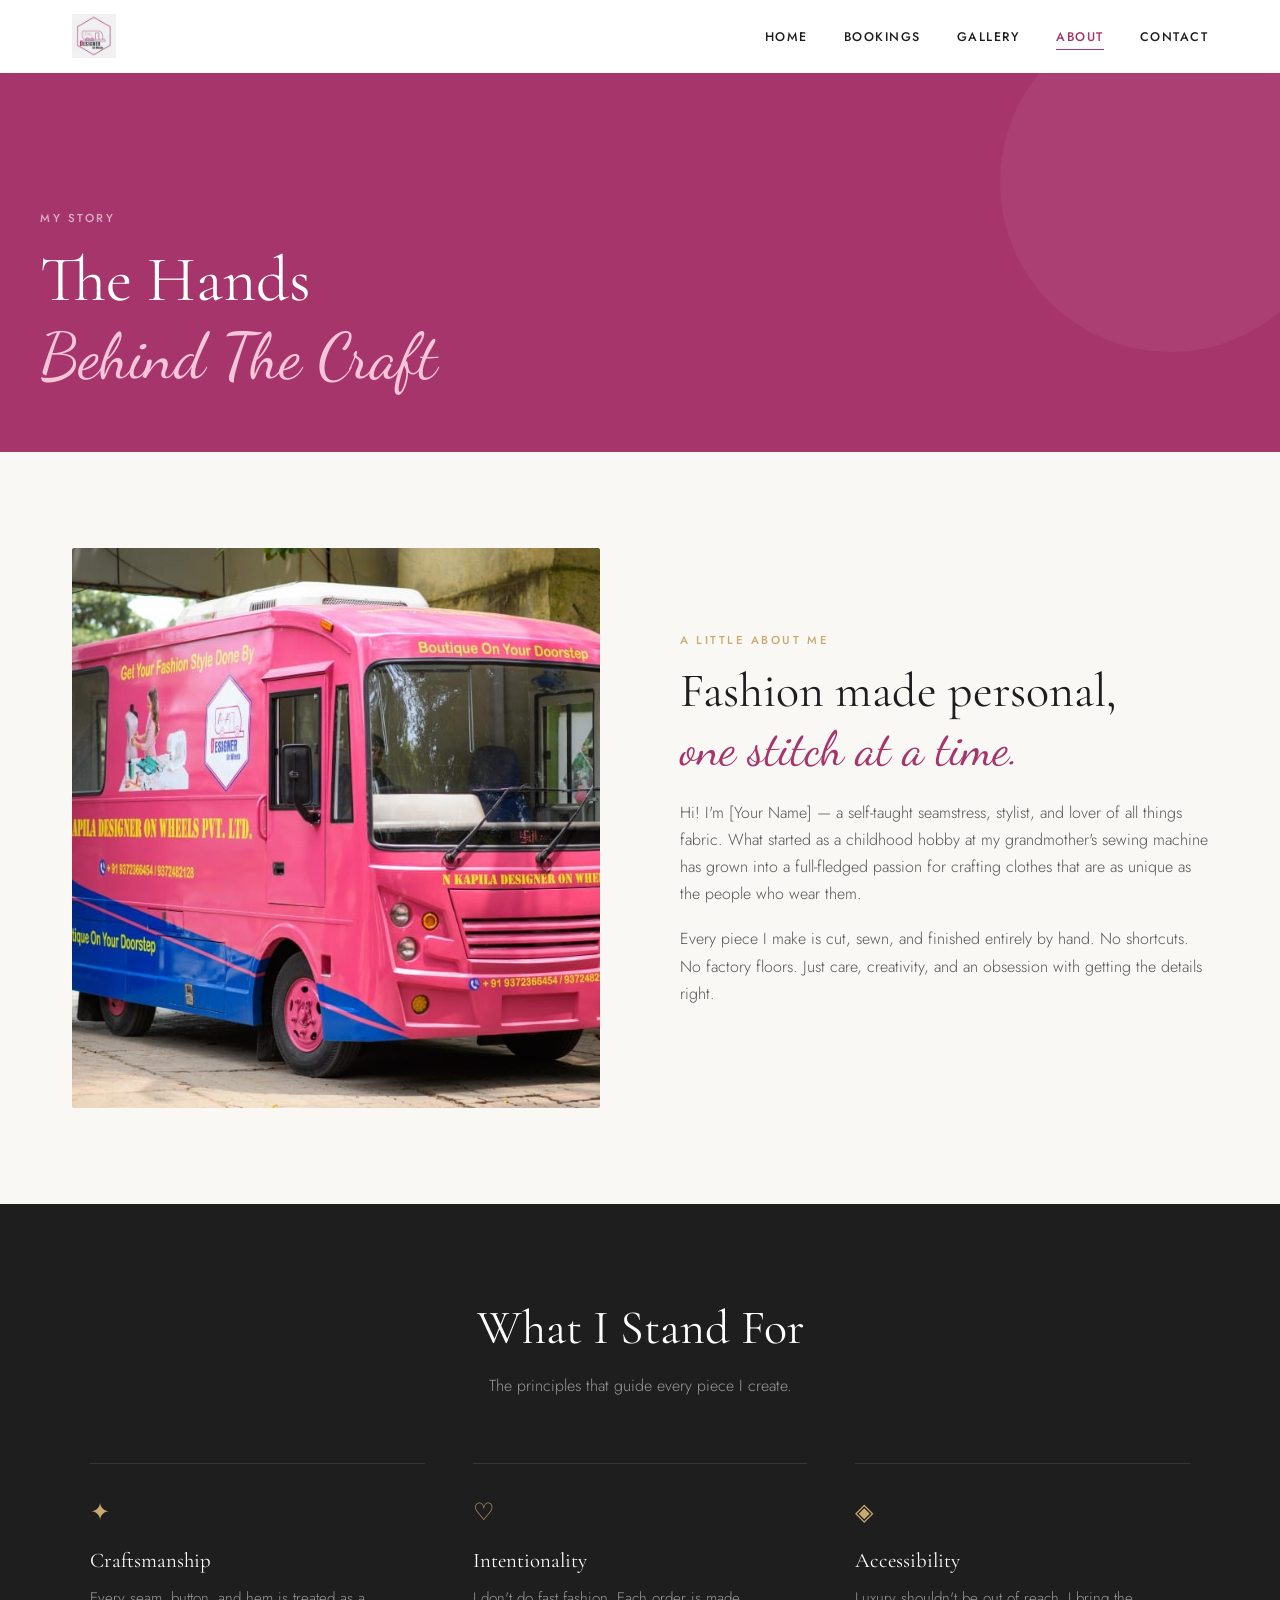
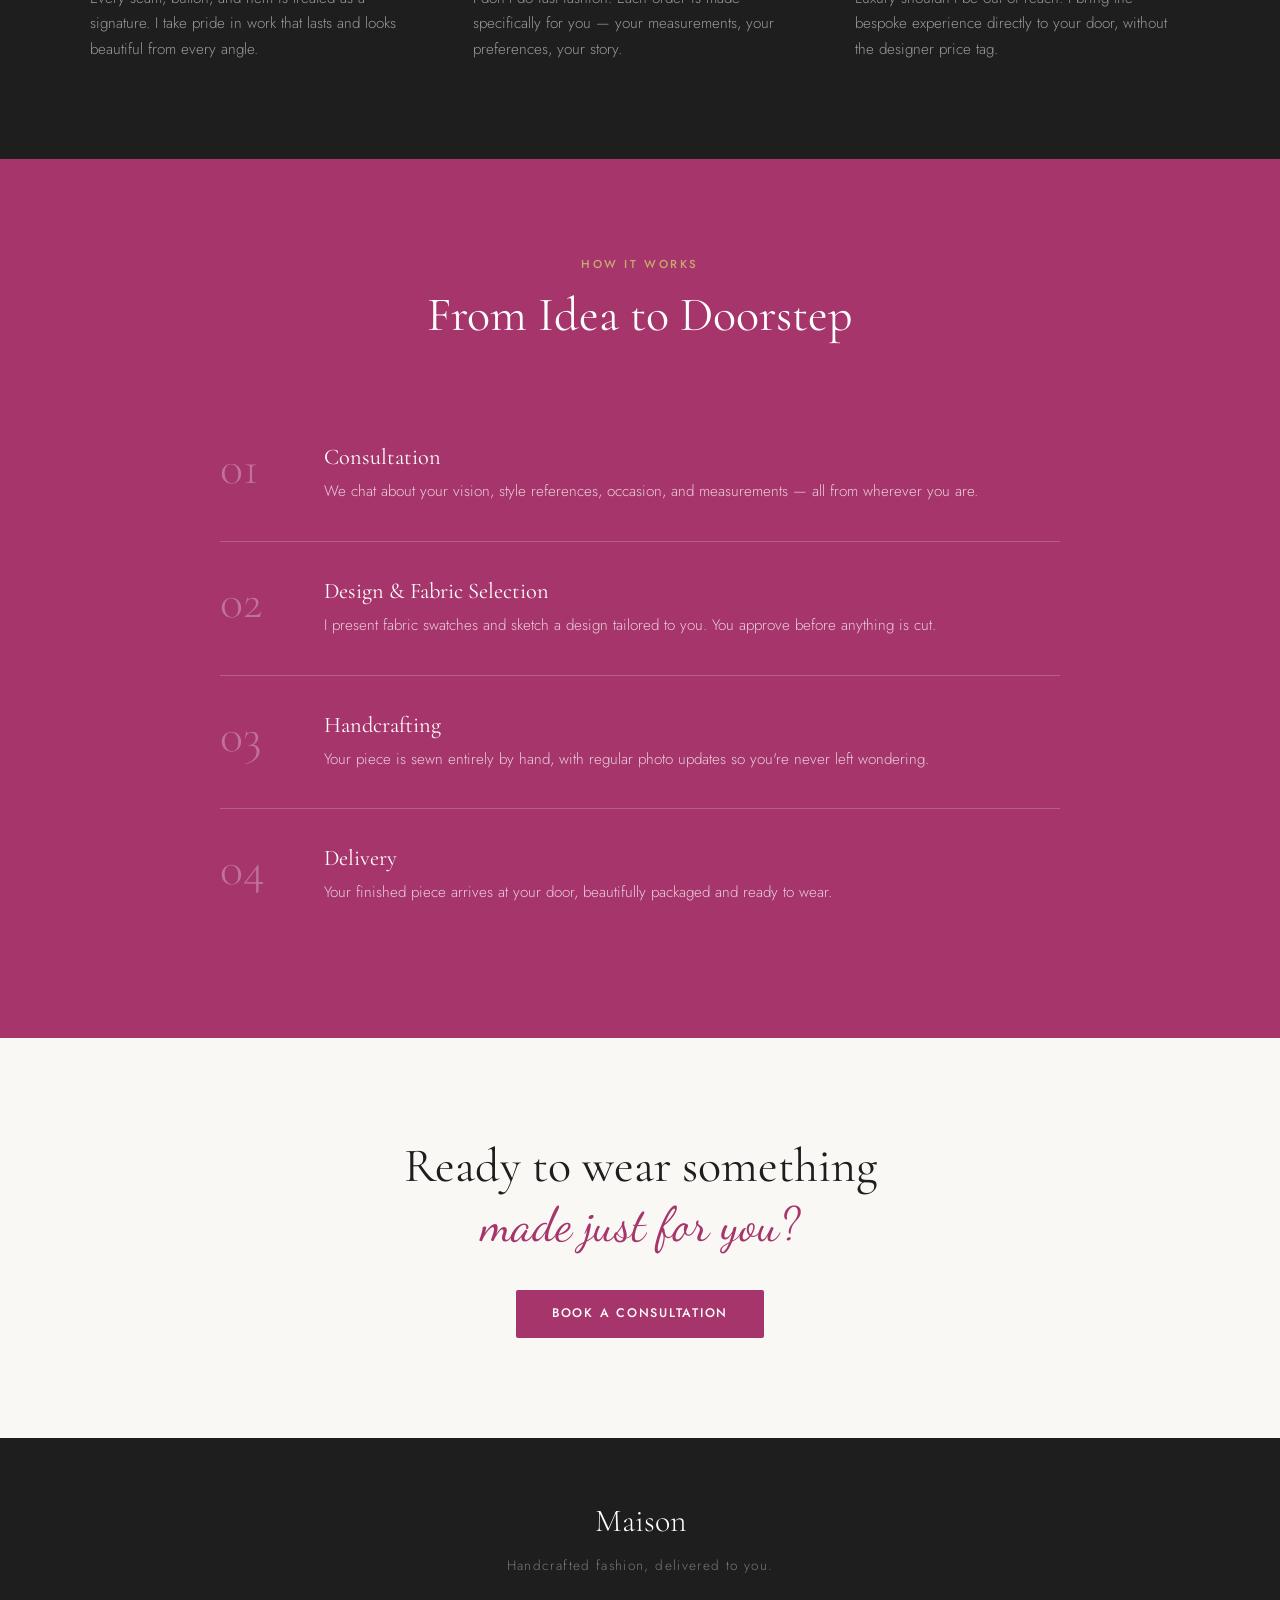
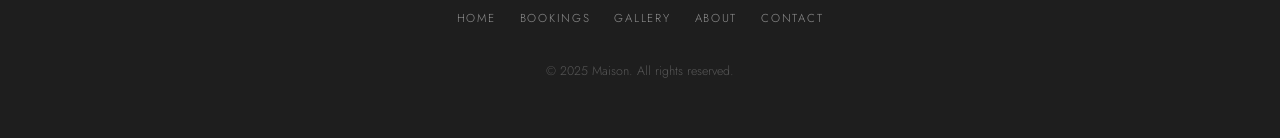
<file: about.html>
<!DOCTYPE html>
<html lang="en">
<head>
  <meta charset="UTF-8" />
  <meta name="viewport" content="width=device-width, initial-scale=1.0" />
  <title>About — Maison</title>
  <link rel="preconnect" href="https://fonts.googleapis.com" />
  <link rel="preconnect" href="https://fonts.gstatic.com" crossorigin />
  <link href="https://fonts.googleapis.com/css2?family=Cormorant+Garamond:ital,wght@0,300;0,400;0,600;1,300;1,400&family=Dancing+Script:wght@600&family=Jost:wght@300;400;500&display=swap" rel="stylesheet" />
  <link rel="stylesheet" href="style.css" />
</head>
<body>

  <!-- Header -->
  <header id="site-header">
    <div class="header-container">
      <div class="logo">
        <a href="index.html"><img src="images/website_logo_resized.jpg" alt="Logo" /></a>
      </div>
      <nav>
        <ul class="nav-links">
          <li><a href="index.html">Home</a></li>
          <li class="dropdown">
            <a href="#">Bookings</a>
            <div class="dropdown-content">
              <a href="#">Personal Classes</a>
              <a href="#">Group Classes</a>
            </div>
          </li>
          <li class="dropdown">
            <a href="#">Gallery</a>
            <div class="dropdown-content">
              <a href="#">Private Events</a>
              <a href="#">Social Events</a>
              <a href="#">Corporate Events</a>
            </div>
          </li>
          <li><a href="about.html" class="active">About</a></li>
          <li><a href="#">Contact</a></li>
        </ul>
      </nav>
    </div>
  </header>

  <!-- About Hero -->
  <section class="page-hero">
    <div class="page-hero-content">
      <span class="eyebrow">My Story</span>
      <h1>The Hands<br /><em>Behind The Craft</em></h1>
    </div>
  </section>

  <!-- Intro -->
  <section class="about-intro">
    <div class="about-intro-inner">
      <div class="about-intro-img">
        <img src="images/Bus.jpeg" alt="Portrait" />
        <div class="about-intro-img-accent"></div>
      </div>
      <div class="about-intro-text">
        <span class="eyebrow">A little about me</span>
        <h2>Fashion made personal,<br /><em>one stitch at a time.</em></h2>
        <p>Hi! I'm [Your Name] — a self-taught seamstress, stylist, and lover of all things fabric. What started as a childhood hobby at my grandmother's sewing machine has grown into a full-fledged passion for crafting clothes that are as unique as the people who wear them.</p>
        <p>Every piece I make is cut, sewn, and finished entirely by hand. No shortcuts. No factory floors. Just care, creativity, and an obsession with getting the details right.</p>
      </div>
    </div>
  </section>

  <!-- Values / Pillars -->
  <section class="values-section">
    <div class="section-header">
      <h2>What I Stand For</h2>
      <p>The principles that guide every piece I create.</p>
    </div>
    <div class="values-grid">
      <div class="value-card">
        <span class="value-icon">✦</span>
        <h3>Craftsmanship</h3>
        <p>Every seam, button, and hem is treated as a signature. I take pride in work that lasts and looks beautiful from every angle.</p>
      </div>
      <div class="value-card">
        <span class="value-icon">♡</span>
        <h3>Intentionality</h3>
        <p>I don't do fast fashion. Each order is made specifically for you — your measurements, your preferences, your story.</p>
      </div>
      <div class="value-card">
        <span class="value-icon">◈</span>
        <h3>Accessibility</h3>
        <p>Luxury shouldn't be out of reach. I bring the bespoke experience directly to your door, without the designer price tag.</p>
      </div>
    </div>
  </section>

  <!-- Process / Timeline -->
  <section class="process-section">
    <div class="section-header light">
      <span class="eyebrow">How It Works</span>
      <h2>From Idea to Doorstep</h2>
    </div>
    <div class="process-steps">
      <div class="process-step">
        <div class="step-number">01</div>
        <div class="step-text">
          <h3>Consultation</h3>
          <p>We chat about your vision, style references, occasion, and measurements — all from wherever you are.</p>
        </div>
      </div>
      <div class="process-step">
        <div class="step-number">02</div>
        <div class="step-text">
          <h3>Design & Fabric Selection</h3>
          <p>I present fabric swatches and sketch a design tailored to you. You approve before anything is cut.</p>
        </div>
      </div>
      <div class="process-step">
        <div class="step-number">03</div>
        <div class="step-text">
          <h3>Handcrafting</h3>
          <p>Your piece is sewn entirely by hand, with regular photo updates so you're never left wondering.</p>
        </div>
      </div>
      <div class="process-step">
        <div class="step-number">04</div>
        <div class="step-text">
          <h3>Delivery</h3>
          <p>Your finished piece arrives at your door, beautifully packaged and ready to wear.</p>
        </div>
      </div>
    </div>
  </section>

  <!-- CTA -->
  <section class="about-cta">
    <h2>Ready to wear something<br /><em>made just for you?</em></h2>
    <a href="#" class="btn-primary">Book a Consultation</a>
  </section>

  <!-- Footer -->
  <footer>
    <div class="footer-inner">
      <p class="footer-brand">Maison</p>
      <p class="footer-tagline">Handcrafted fashion, delivered to you.</p>
      <nav class="footer-nav">
        <a href="index.html">Home</a>
        <a href="#">Bookings</a>
        <a href="#">Gallery</a>
        <a href="about.html">About</a>
        <a href="#">Contact</a>
      </nav>
      <p class="footer-copy">&copy; 2025 Maison. All rights reserved.</p>
    </div>
  </footer>

  <script>
    window.addEventListener('scroll', () => {
      document.getElementById('site-header').classList.toggle('scrolled', window.scrollY > 60);
    });
  </script>
</body>
</html>
</file>
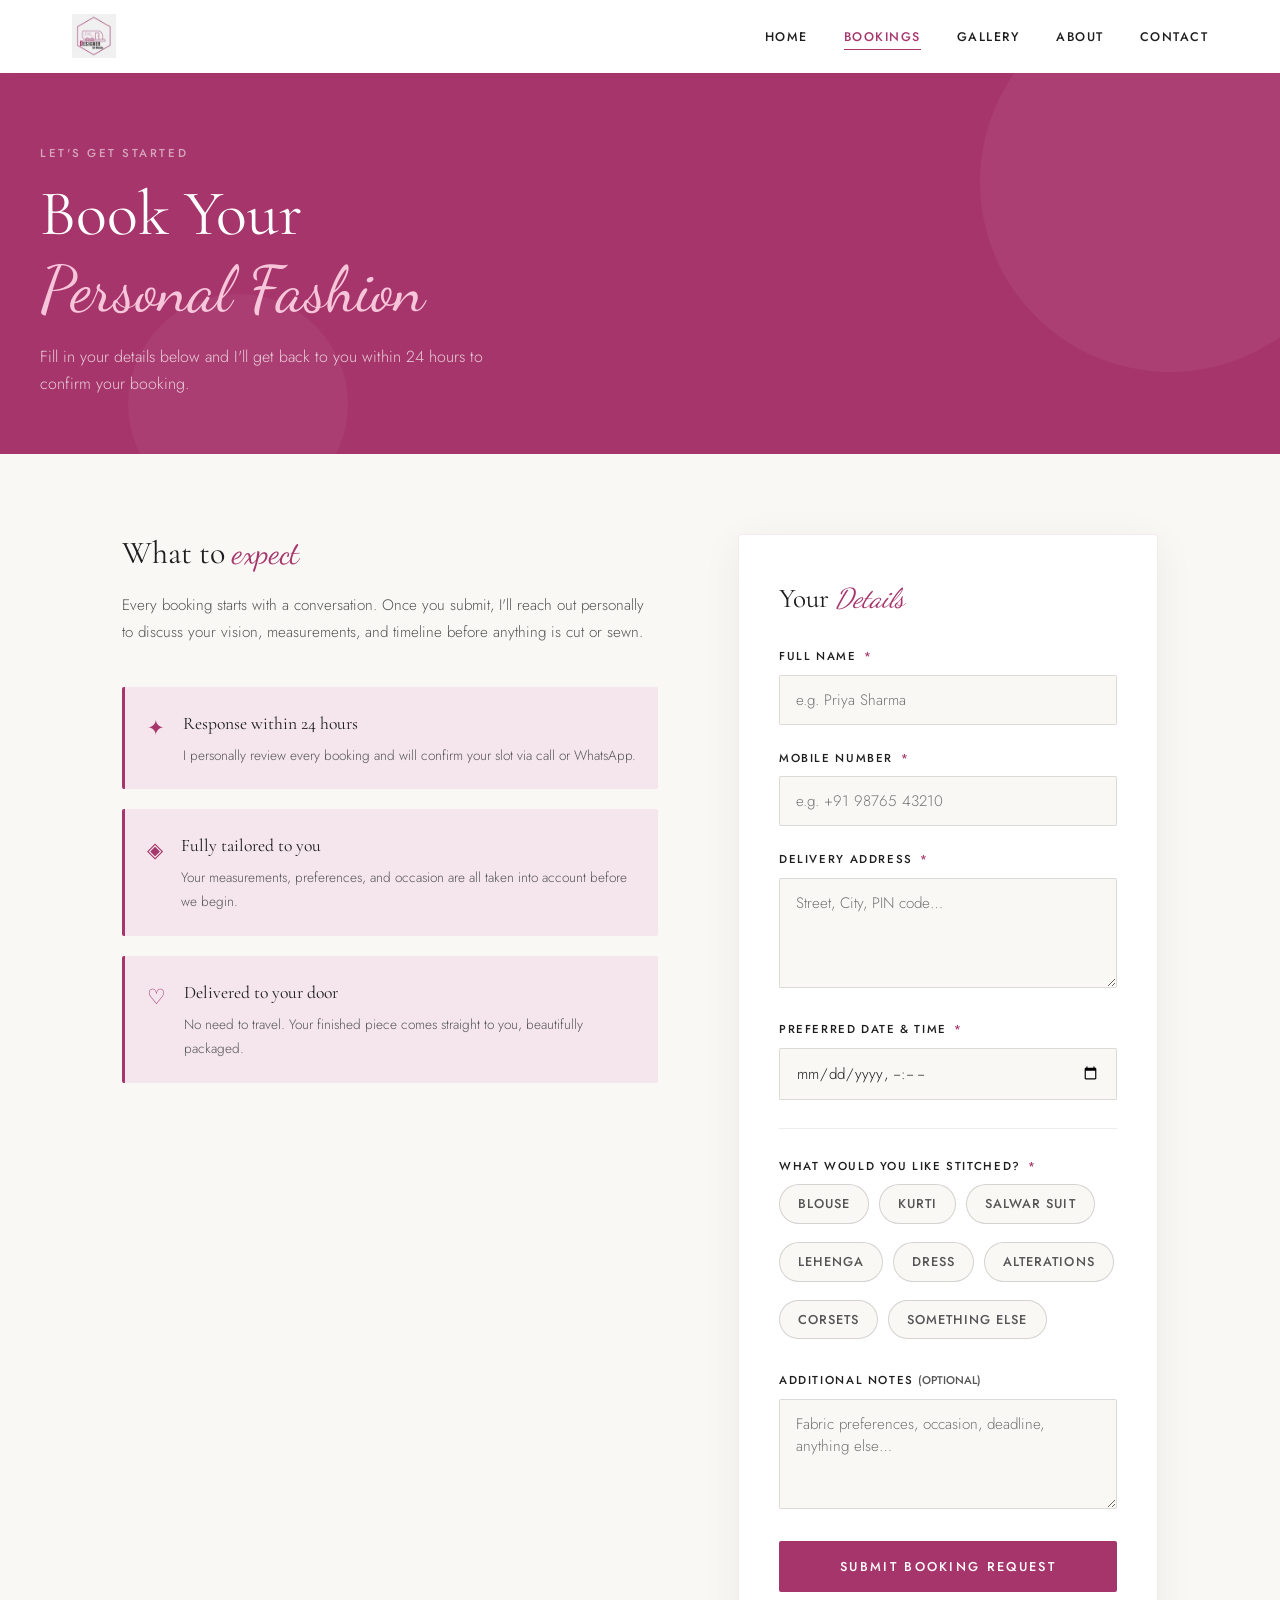
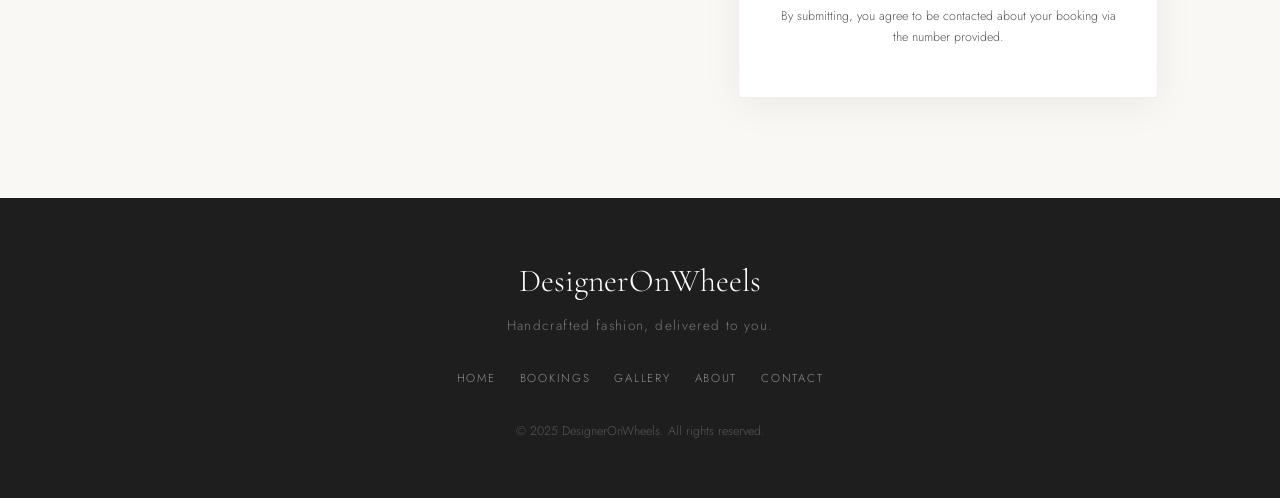
<file: bookings.html>
<!DOCTYPE html>
<html lang="en">
<head>
  <meta charset="UTF-8" />
  <meta name="viewport" content="width=device-width, initial-scale=1.0" />
  <title>Book a Session — On Wheels</title>
  <link rel="preconnect" href="https://fonts.googleapis.com" />
  <link rel="preconnect" href="https://fonts.gstatic.com" crossorigin />
  <link href="https://fonts.googleapis.com/css2?family=Cormorant+Garamond:ital,wght@0,300;0,400;0,600;1,300;1,400&family=Dancing+Script:wght@600&family=Jost:wght@300;400;500&display=swap" rel="stylesheet" />
  <link rel="stylesheet" href="style.css" />
  <style>
    /* ── Page hero ── */
    .booking-hero {
      background: var(--rose);
      margin-top: var(--header-h);
      padding: 72px 32px 56px;
      position: relative;
      overflow: hidden;
    }
    .booking-hero::before {
      content: '';
      position: absolute;
      top: -80px; right: -80px;
      width: 380px; height: 380px;
      border-radius: 50%;
      background: rgba(255,255,255,0.05);
      pointer-events: none;
    }
    .booking-hero::after {
      content: '';
      position: absolute;
      bottom: -60px; left: 10%;
      width: 220px; height: 220px;
      border-radius: 50%;
      background: rgba(255,255,255,0.04);
      pointer-events: none;
    }
    .booking-hero-inner {
      max-width: 1200px;
      margin: 0 auto;
      color: #fff;
    }
    .booking-hero-inner .eyebrow { color: rgba(255,255,255,0.55); }
    .booking-hero-inner h1 { color: #fff; }
    .booking-hero-inner h1 em { color: #f7c5da; }
    .booking-hero-inner p {
      color: rgba(255,255,255,0.75);
      font-size: 1rem;
      max-width: 480px;
      margin-top: 14px;
    }

    /* ── Layout ── */
    .booking-layout {
      max-width: 1100px;
      margin: 0 auto;
      padding: 80px 32px 100px;
      display: grid;
      grid-template-columns: 1fr 420px;
      gap: 80px;
      align-items: start;
    }

    /* ── Sidebar info ── */
    .booking-sidebar {
      position: sticky;
      top: calc(var(--header-h) + 32px);
    }
    .booking-sidebar h2 {
      font-size: 2rem;
      margin-bottom: 20px;
      color: var(--charcoal);
    }
    .booking-sidebar p {
      color: var(--mid);
      font-size: 0.95rem;
      margin-bottom: 40px;
      line-height: 1.8;
    }
    .info-cards { display: flex; flex-direction: column; gap: 20px; }
    .info-card {
      display: flex;
      gap: 18px;
      align-items: flex-start;
      padding: 22px;
      background: var(--rose-light);
      border-radius: 2px;
      border-left: 3px solid var(--rose);
    }
    .info-card-icon {
      font-size: 1.3rem;
      color: var(--rose);
      flex-shrink: 0;
      margin-top: 2px;
    }
    .info-card-text h4 {
      font-family: var(--font-display);
      font-size: 1.1rem;
      font-weight: 400;
      color: var(--charcoal);
      margin-bottom: 4px;
    }
    .info-card-text p {
      font-size: 0.85rem;
      color: var(--mid);
      margin: 0;
    }

    /* ── Form card ── */
    .booking-form-wrap {
      background: #fff;
      border: 1px solid rgba(166,53,107,0.1);
      border-radius: 4px;
      padding: 48px 40px;
      box-shadow: 0 8px 40px rgba(0,0,0,0.06);
    }
    .booking-form-wrap h3 {
      font-family: var(--font-display);
      font-size: 1.7rem;
      font-weight: 400;
      color: var(--charcoal);
      margin-bottom: 32px;
    }
    .booking-form-wrap h3 em { font-style: italic; color: var(--rose); }

    /* ── Form fields ── */
    .form-group {
      margin-bottom: 24px;
    }
    .form-group label {
      display: block;
      font-size: 0.72rem;
      font-weight: 500;
      letter-spacing: 0.14em;
      text-transform: uppercase;
      color: var(--charcoal);
      margin-bottom: 8px;
    }
    .form-group label .required {
      color: var(--rose);
      margin-left: 3px;
    }
    .form-group input,
    .form-group textarea,
    .form-group select {
      width: 100%;
      padding: 13px 16px;
      border: 1px solid rgba(0,0,0,0.12);
      border-radius: 2px;
      font-family: var(--font-body);
      font-size: 0.95rem;
      font-weight: 300;
      color: var(--charcoal);
      background: var(--cream);
      transition: border-color 0.25s, box-shadow 0.25s;
      outline: none;
      appearance: none;
      -webkit-appearance: none;
    }
    .form-group input:focus,
    .form-group textarea:focus,
    .form-group select:focus {
      border-color: var(--rose);
      box-shadow: 0 0 0 3px rgba(166,53,107,0.08);
      background: #fff;
    }
    .form-group textarea {
      resize: vertical;
      min-height: 110px;
    }
    .form-group input[type="datetime-local"] {
      color: var(--charcoal);
    }

    /* Stitch options as pills */
    .stitch-options {
      display: flex;
      flex-wrap: wrap;
      gap: 10px;
      margin-bottom: 8px;
    }
    .stitch-pill {
      display: none;
    }
    .stitch-pill + label {
      display: inline-block;
      padding: 8px 18px;
      border: 1px solid rgba(0,0,0,0.15);
      border-radius: 999px;
      font-size: 0.8rem;
      letter-spacing: 0.08em;
      cursor: pointer;
      transition: all 0.2s;
      color: var(--mid);
      background: var(--cream);
      user-select: none;
    }
    .stitch-pill:checked + label {
      background: var(--rose);
      border-color: var(--rose);
      color: #fff;
    }
    .stitch-pill + label:hover {
      border-color: var(--rose);
      color: var(--rose);
    }
    .stitch-pill:checked + label:hover {
      color: #fff;
    }

    .form-divider {
      border: none;
      border-top: 1px solid rgba(0,0,0,0.07);
      margin: 28px 0;
    }

    /* Submit button */
    .btn-submit {
      width: 100%;
      padding: 16px;
      background: var(--rose);
      color: #fff;
      font-family: var(--font-body);
      font-size: 0.8rem;
      font-weight: 500;
      letter-spacing: 0.18em;
      text-transform: uppercase;
      border: none;
      border-radius: 2px;
      cursor: pointer;
      transition: background 0.25s, transform 0.2s;
      position: relative;
      overflow: hidden;
    }
    .btn-submit:hover { background: var(--rose-dark); transform: translateY(-2px); }
    .btn-submit:disabled { background: #ccc; cursor: not-allowed; transform: none; }
    .btn-submit .btn-loading { display: none; }
    .btn-submit.loading .btn-text { display: none; }
    .btn-submit.loading .btn-loading { display: inline; }

    .form-note {
      font-size: 0.78rem;
      color: var(--mid);
      text-align: center;
      margin-top: 14px;
    }

    /* ── Success state ── */
    .success-message {
      display: none;
      text-align: center;
      padding: 48px 24px;
      animation: fadeUp 0.5s ease both;
    }
    .success-icon {
      font-size: 3rem;
      margin-bottom: 20px;
      display: block;
    }
    .success-message h3 {
      font-family: var(--font-display);
      font-size: 2rem;
      color: var(--charcoal);
      margin-bottom: 12px;
    }
    .success-message p {
      color: var(--mid);
      font-size: 0.95rem;
      margin-bottom: 32px;
    }

    /* ── Error message ── */
    .error-banner {
      display: none;
      background: #fef0f4;
      border: 1px solid rgba(166,53,107,0.3);
      border-radius: 2px;
      padding: 14px 18px;
      font-size: 0.85rem;
      color: var(--rose-dark);
      margin-bottom: 24px;
    }

    /* ── Responsive ── */
    @media (max-width: 900px) {
      .booking-layout {
        grid-template-columns: 1fr;
        gap: 48px;
        padding: 56px 24px 72px;
      }
      .booking-sidebar { position: static; }
      .booking-form-wrap { padding: 36px 24px; }
    }
  </style>
</head>
<body>

  <!-- Header -->
  <header id="site-header">
    <div class="header-container">
      <div class="logo">
        <a href="index.html"><img src="images/website_logo_resized.jpg" alt="Logo" /></a>
      </div>
      <nav>
        <ul class="nav-links">
          <li><a href="index.html">Home</a></li>
          <li class="dropdown">
            <a href="bookings.html" class="active">Bookings</a>
            <!--<div class="dropdown-content">
              <a href="bookings.html">Personal Classes</a>
              <a href="bookings.html">Group Classes</a>
            </div>-->
          </li>
          <li class="dropdown">
            <a href="#">Gallery</a>
            <div class="dropdown-content">
              <a href="#">Private Events</a>
              <a href="#">Social Events</a>
              <a href="#">Corporate Events</a>
            </div>
          </li>
          <li><a href="about.html">About</a></li>
          <li><a href="#">Contact</a></li>
        </ul>
      </nav>
    </div>
  </header>

  <!-- Hero -->
  <section class="booking-hero">
    <div class="booking-hero-inner">
      <span class="eyebrow">Let's Get Started</span>
      <h1>Book Your<br /><em>Personal Fashion</em></h1>
      <p>Fill in your details below and I'll get back to you within 24 hours to confirm your booking.</p>
    </div>
  </section>

  <!-- Main layout -->
  <div class="booking-layout">

    <!-- Left sidebar -->
    <div class="booking-sidebar">
      <h2>What to <em>expect</em></h2>
      <p>Every booking starts with a conversation. Once you submit, I'll reach out personally to discuss your vision, measurements, and timeline before anything is cut or sewn.</p>

      <div class="info-cards">
        <div class="info-card">
          <span class="info-card-icon">✦</span>
          <div class="info-card-text">
            <h4>Response within 24 hours</h4>
            <p>I personally review every booking and will confirm your slot via call or WhatsApp.</p>
          </div>
        </div>
        <div class="info-card">
          <span class="info-card-icon">◈</span>
          <div class="info-card-text">
            <h4>Fully tailored to you</h4>
            <p>Your measurements, preferences, and occasion are all taken into account before we begin.</p>
          </div>
        </div>
        <div class="info-card">
          <span class="info-card-icon">♡</span>
          <div class="info-card-text">
            <h4>Delivered to your door</h4>
            <p>No need to travel. Your finished piece comes straight to you, beautifully packaged.</p>
          </div>
        </div>
      </div>
    </div>

    <!-- Right: form -->
    <div class="booking-form-wrap">
      <h3>Your <em>Details</em></h3>

      <div class="error-banner" id="error-banner">
        Something went wrong. Please try again or contact me directly.
      </div>

      <div id="form-container">
        <div class="form-group">
          <label for="name">Full Name <span class="required">*</span></label>
          <input type="text" id="name" placeholder="e.g. Priya Sharma" required />
        </div>

        <div class="form-group">
          <label for="mobile">Mobile Number <span class="required">*</span></label>
          <input type="tel" id="mobile" placeholder="e.g. +91 98765 43210" required />
        </div>

        <div class="form-group">
          <label for="address">Delivery Address <span class="required">*</span></label>
          <textarea id="address" placeholder="Street, City, PIN code…" required></textarea>
        </div>

        <div class="form-group">
          <label for="datetime">Preferred Date & Time <span class="required">*</span></label>
          <input type="datetime-local" id="datetime" required />
        </div>

        <hr class="form-divider" />

        <div class="form-group">
          <label>What Would You Like Stitched? <span class="required">*</span></label>
          <div class="stitch-options">
            <input class="stitch-pill" type="radio" name="stitch" id="s1" value="Blouse" />
            <label for="s1">Blouse</label>

            <input class="stitch-pill" type="radio" name="stitch" id="s2" value="Kurti" />
            <label for="s2">Kurti</label>

            <input class="stitch-pill" type="radio" name="stitch" id="s3" value="Salwar Suit" />
            <label for="s3">Salwar Suit</label>

            <input class="stitch-pill" type="radio" name="stitch" id="s4" value="Lehenga" />
            <label for="s4">Lehenga</label>

            <input class="stitch-pill" type="radio" name="stitch" id="s5" value="Dress" />
            <label for="s5">Dress</label>

            <input class="stitch-pill" type="radio" name="stitch" id="s6" value="Alterations" />
            <label for="s6">Alterations</label>

            <input class="stitch-pill" type="radio" name="stitch" id="s8" value="Corsets" />
            <label for="s6">Corsets</label>

            <input class="stitch-pill" type="radio" name="stitch" id="s7" value="Other" />
            <label for="s7">Something Else</label>
          </div>
        </div>

        <div class="form-group" id="other-stitch-group" style="display:none;">
          <label for="other-stitch">Please describe <span class="required">*</span></label>
          <input type="text" id="other-stitch" placeholder="Tell me what you have in mind…" />
        </div>

        <div class="form-group">
          <label for="notes">Additional Notes <span style="color:var(--mid);font-size:0.7rem;letter-spacing:0;">(optional)</span></label>
          <textarea id="notes" placeholder="Fabric preferences, occasion, deadline, anything else…"></textarea>
        </div>

        <button class="btn-submit" id="submit-btn" onclick="submitForm()">
          <span class="btn-text">Submit Booking Request</span>
          <span class="btn-loading">Sending…</span>
        </button>

        <p class="form-note">By submitting, you agree to be contacted about your booking via the number provided.</p>
      </div>

      <!-- Success state -->
      <div class="success-message" id="success-message">
        <span class="success-icon">✦</span>
        <h3>Booking <em>Received!</em></h3>
        <p>Thank you! I'll be in touch within 24 hours to confirm your session and chat about the details.</p>
        <a href="index.html" class="btn-primary">Back to Home</a>
      </div>
    </div>

  </div>

  <!-- Footer -->
  <footer>
    <div class="footer-inner">
      <p class="footer-brand">DesignerOnWheels</p>
      <p class="footer-tagline">Handcrafted fashion, delivered to you.</p>
      <nav class="footer-nav">
        <a href="index.html">Home</a>
        <a href="bookings.html">Bookings</a>
        <a href="#">Gallery</a>
        <a href="about.html">About</a>
        <a href="#">Contact</a>
      </nav>
      <p class="footer-copy">&copy; 2025 DesignerOnWheels. All rights reserved.</p>
    </div>
  </footer>

  <script>
    // ── Scroll header ──
    window.addEventListener('scroll', () => {
      document.getElementById('site-header').classList.toggle('scrolled', window.scrollY > 60);
    });

    // ── Show "other" field if "Something Else" is picked ──
    document.querySelectorAll('.stitch-pill').forEach(radio => {
      radio.addEventListener('change', () => {
        const otherGroup = document.getElementById('other-stitch-group');
        otherGroup.style.display = radio.value === 'Other' && radio.checked ? 'block' : 'none';
      });
    });

    // ── Set minimum datetime to now ──
    const dtInput = document.getElementById('datetime');
    const now = new Date();
    now.setMinutes(now.getMinutes() - now.getTimezoneOffset());
    dtInput.min = now.toISOString().slice(0, 16);

    // ──────────────────────────────────────────────────────
    // 🔧 PASTE YOUR GOOGLE APPS SCRIPT URL BELOW
    // Replace the placeholder string with your actual URL
    // It looks like: https://script.google.com/macros/s/XXXX/exec
    // ──────────────────────────────────────────────────────
    const SCRIPT_URL = "https://script.google.com/macros/s/AKfycbzqqtQxIIXW6izOE7Sb1l_ZoqLxZS2FshkiX0fcr4aPmMa9rl2s55bX_edtAiNx5I0t6w/exec";

    async function submitForm() {
      const name     = document.getElementById('name').value.trim();
      const mobile   = document.getElementById('mobile').value.trim();
      const address  = document.getElementById('address').value.trim();
      const datetime = document.getElementById('datetime').value;
      const notes    = document.getElementById('notes').value.trim();
      const errorBanner = document.getElementById('error-banner');

      // Get selected stitch type
      const stitchRadio = document.querySelector('.stitch-pill:checked');
      let stitch = stitchRadio ? stitchRadio.value : '';
      if (stitch === 'Other') {
        stitch = document.getElementById('other-stitch').value.trim() || 'Other';
      }

      // Basic validation
      errorBanner.style.display = 'none';
      if (!name || !mobile || !address || !datetime || !stitch) {
        errorBanner.textContent = 'Please fill in all required fields.';
        errorBanner.style.display = 'block';
        errorBanner.scrollIntoView({ behavior: 'smooth', block: 'nearest' });
        return;
      }

      // Format datetime nicely for the sheet
      const dtFormatted = new Date(datetime).toLocaleString('en-IN', {
        dateStyle: 'full', timeStyle: 'short'
      });

      const btn = document.getElementById('submit-btn');
      btn.classList.add('loading');
      btn.disabled = true;

      try {
        await fetch(SCRIPT_URL, {
          method: 'POST',
          mode: 'no-cors',
          headers: { 'Content-Type': 'application/json' },
          body: JSON.stringify({ name, mobile, address, datetime: dtFormatted, stitch, notes })
        });

        // no-cors means we can't read the response — assume success
        document.getElementById('form-container').style.display = 'none';
        document.getElementById('success-message').style.display = 'block';

      } catch (err) {
        errorBanner.textContent = 'Something went wrong. Please try again.';
        errorBanner.style.display = 'block';
        btn.classList.remove('loading');
        btn.disabled = false;
      }
    }
  </script>

</body>
</html>
</file>
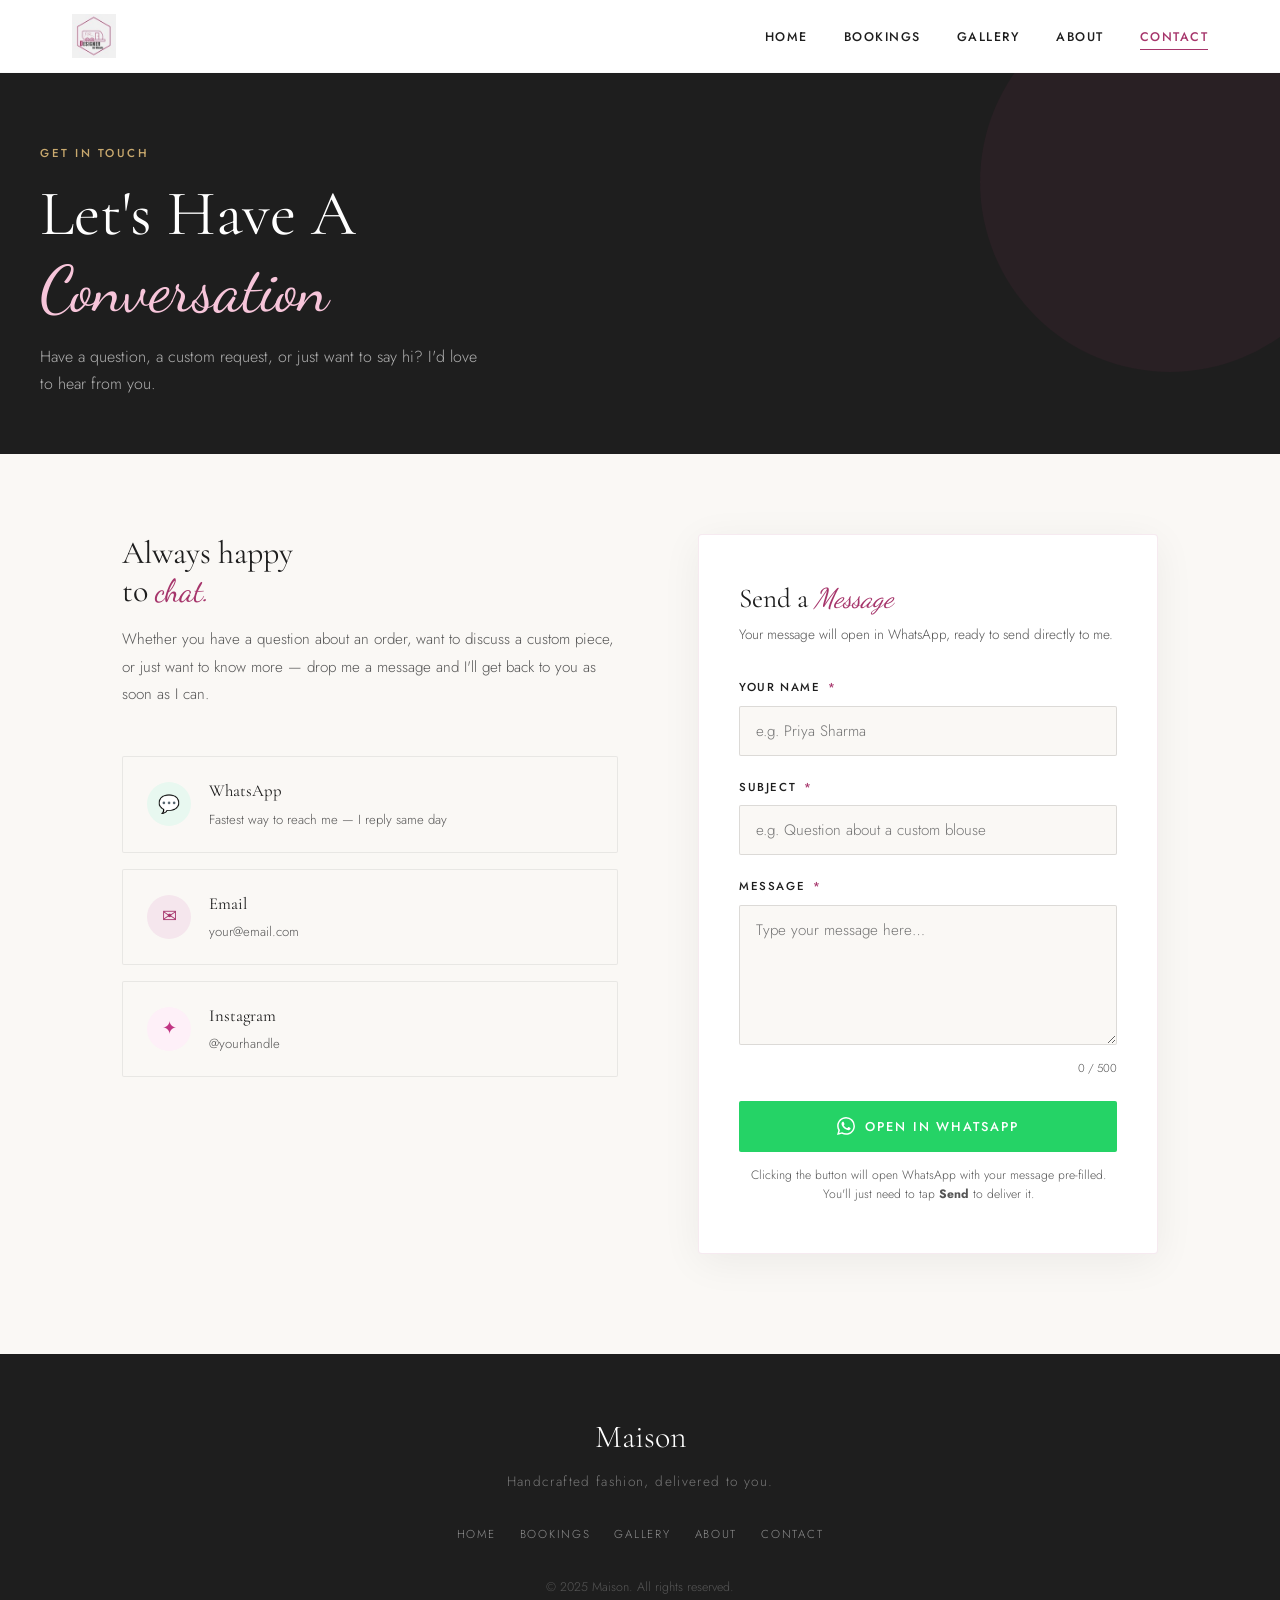
<file: contact.html>
<!DOCTYPE html>
<html lang="en">
<head>
  <meta charset="UTF-8" />
  <meta name="viewport" content="width=device-width, initial-scale=1.0" />
  <title>Contact — Maison</title>
  <link rel="preconnect" href="https://fonts.googleapis.com" />
  <link rel="preconnect" href="https://fonts.gstatic.com" crossorigin />
  <link href="https://fonts.googleapis.com/css2?family=Cormorant+Garamond:ital,wght@0,300;0,400;0,600;1,300;1,400&family=Dancing+Script:wght@600&family=Jost:wght@300;400;500&display=swap" rel="stylesheet" />
  <link rel="stylesheet" href="style.css" />
  <style>
    /* ── Page hero ── */
    .contact-hero {
      background: var(--charcoal);
      margin-top: var(--header-h);
      padding: 72px 32px 56px;
      position: relative;
      overflow: hidden;
    }
    .contact-hero::before {
      content: '';
      position: absolute;
      top: -80px; right: -80px;
      width: 380px; height: 380px;
      border-radius: 50%;
      background: rgba(166,53,107,0.08);
      pointer-events: none;
    }
    .contact-hero-inner { max-width: 1200px; margin: 0 auto; color: #fff; }
    .contact-hero-inner .eyebrow { color: var(--gold); }
    .contact-hero-inner h1 { color: #fff; }
    .contact-hero-inner h1 em { color: #f7c5da; }
    .contact-hero-inner p {
      color: rgba(255,255,255,0.65);
      font-size: 1rem;
      max-width: 440px;
      margin-top: 14px;
    }

    /* ── Layout ── */
    .contact-layout {
      max-width: 1100px;
      margin: 0 auto;
      padding: 80px 32px 100px;
      display: grid;
      grid-template-columns: 1fr 460px;
      gap: 80px;
      align-items: start;
    }

    /* ── Sidebar ── */
    .contact-sidebar {
      position: sticky;
      top: calc(var(--header-h) + 32px);
    }
    .contact-sidebar h2 { font-size: 2rem; margin-bottom: 16px; }
    .contact-sidebar p { color: var(--mid); font-size: 0.95rem; line-height: 1.8; margin-bottom: 48px; }

    .contact-methods { display: flex; flex-direction: column; gap: 16px; }
    .contact-method {
      display: flex;
      align-items: center;
      gap: 18px;
      padding: 20px 24px;
      background: var(--cream);
      border: 1px solid rgba(0,0,0,0.07);
      border-radius: 2px;
      transition: border-color 0.25s, transform 0.25s;
    }
    .contact-method:hover { border-color: var(--rose); transform: translateX(4px); }
    .contact-method-icon {
      width: 44px; height: 44px;
      border-radius: 50%;
      display: flex; align-items: center; justify-content: center;
      font-size: 1.1rem;
      flex-shrink: 0;
    }
    .contact-method-icon.whatsapp { background: #e8f8f0; color: #25d366; }
    .contact-method-icon.email { background: var(--rose-light); color: var(--rose); }
    .contact-method-icon.insta { background: #fef0f8; color: #c13584; }
    .contact-method-text h4 {
      font-family: var(--font-display);
      font-size: 1.05rem;
      font-weight: 400;
      color: var(--charcoal);
      margin-bottom: 2px;
    }
    .contact-method-text p { font-size: 0.82rem; color: var(--mid); margin: 0; }

    /* ── Form card ── */
    .contact-form-wrap {
      background: #fff;
      border: 1px solid rgba(166,53,107,0.1);
      border-radius: 4px;
      padding: 48px 40px;
      box-shadow: 0 8px 40px rgba(0,0,0,0.06);
    }
    .contact-form-wrap h3 {
      font-family: var(--font-display);
      font-size: 1.7rem;
      font-weight: 400;
      color: var(--charcoal);
      margin-bottom: 8px;
    }
    .contact-form-wrap h3 em { font-style: italic; color: var(--rose); }
    .contact-form-wrap .form-subtitle {
      font-size: 0.85rem;
      color: var(--mid);
      margin-bottom: 32px;
    }

    /* Form fields */
    .form-group { margin-bottom: 22px; }
    .form-group label {
      display: block;
      font-size: 0.72rem;
      font-weight: 500;
      letter-spacing: 0.14em;
      text-transform: uppercase;
      color: var(--charcoal);
      margin-bottom: 8px;
    }
    .form-group label .required { color: var(--rose); margin-left: 3px; }
    .form-group input,
    .form-group textarea {
      width: 100%;
      padding: 13px 16px;
      border: 1px solid rgba(0,0,0,0.12);
      border-radius: 2px;
      font-family: var(--font-body);
      font-size: 0.95rem;
      font-weight: 300;
      color: var(--charcoal);
      background: var(--cream);
      transition: border-color 0.25s, box-shadow 0.25s;
      outline: none;
    }
    .form-group input:focus,
    .form-group textarea:focus {
      border-color: var(--rose);
      box-shadow: 0 0 0 3px rgba(166,53,107,0.08);
      background: #fff;
    }
    .form-group textarea {
      resize: vertical;
      min-height: 140px;
    }

    /* Character counter */
    .char-counter {
      font-size: 0.72rem;
      color: var(--mid);
      text-align: right;
      margin-top: 6px;
    }
    .char-counter.near-limit { color: var(--gold); }
    .char-counter.at-limit { color: var(--rose); }

    /* Error */
    .error-banner {
      display: none;
      background: #fef0f4;
      border: 1px solid rgba(166,53,107,0.3);
      border-radius: 2px;
      padding: 14px 18px;
      font-size: 0.85rem;
      color: var(--rose-dark);
      margin-bottom: 24px;
    }

    /* WhatsApp button */
    .btn-whatsapp {
      width: 100%;
      padding: 16px;
      background: #25d366;
      color: #fff;
      font-family: var(--font-body);
      font-size: 0.8rem;
      font-weight: 500;
      letter-spacing: 0.15em;
      text-transform: uppercase;
      border: none;
      border-radius: 2px;
      cursor: pointer;
      display: flex;
      align-items: center;
      justify-content: center;
      gap: 10px;
      transition: background 0.25s, transform 0.2s;
    }
    .btn-whatsapp:hover { background: #1ebe5d; transform: translateY(-2px); }
    .btn-whatsapp svg { width: 18px; height: 18px; fill: #fff; flex-shrink: 0; }

    .form-note {
      font-size: 0.76rem;
      color: var(--mid);
      text-align: center;
      margin-top: 14px;
      line-height: 1.6;
    }

    /* ── Responsive ── */
    @media (max-width: 900px) {
      .contact-layout {
        grid-template-columns: 1fr;
        gap: 48px;
        padding: 56px 24px 72px;
      }
      .contact-sidebar { position: static; }
      .contact-form-wrap { padding: 36px 24px; }
    }
  </style>
</head>
<body>

  <!-- Header -->
  <header id="site-header">
    <div class="header-container">
      <div class="logo">
        <a href="index.html"><img src="images/website_logo_resized.jpg" alt="Logo" /></a>
      </div>
      <nav>
        <ul class="nav-links">
          <li><a href="index.html">Home</a></li>
          <li class="dropdown">
            <a href="bookings.html">Bookings</a>
            <div class="dropdown-content">
              <a href="bookings.html">Personal Classes</a>
              <a href="bookings.html">Group Classes</a>
            </div>
          </li>
          <li class="dropdown">
            <a href="#">Gallery</a>
            <div class="dropdown-content">
              <a href="#">Private Events</a>
              <a href="#">Social Events</a>
              <a href="#">Corporate Events</a>
            </div>
          </li>
          <li><a href="about.html">About</a></li>
          <li><a href="contact.html" class="active">Contact</a></li>
        </ul>
      </nav>
    </div>
  </header>

  <!-- Hero -->
  <section class="contact-hero">
    <div class="contact-hero-inner">
      <span class="eyebrow">Get In Touch</span>
      <h1>Let's Have A<br /><em>Conversation</em></h1>
      <p>Have a question, a custom request, or just want to say hi? I'd love to hear from you.</p>
    </div>
  </section>

  <!-- Main layout -->
  <div class="contact-layout">

    <!-- Sidebar -->
    <div class="contact-sidebar">
      <h2>Always happy<br />to <em>chat.</em></h2>
      <p>Whether you have a question about an order, want to discuss a custom piece, or just want to know more — drop me a message and I'll get back to you as soon as I can.</p>

      <div class="contact-methods">
        <div class="contact-method">
          <div class="contact-method-icon whatsapp">💬</div>
          <div class="contact-method-text">
            <h4>WhatsApp</h4>
            <p>Fastest way to reach me — I reply same day</p>
          </div>
        </div>
        <div class="contact-method">
          <div class="contact-method-icon email">✉</div>
          <div class="contact-method-text">
            <h4>Email</h4>
            <p>your@email.com</p>
          </div>
        </div>
        <div class="contact-method">
          <div class="contact-method-icon insta">✦</div>
          <div class="contact-method-text">
            <h4>Instagram</h4>
            <p>@yourhandle</p>
          </div>
        </div>
      </div>
    </div>

    <!-- Form -->
    <div class="contact-form-wrap">
      <h3>Send a <em>Message</em></h3>
      <p class="form-subtitle">Your message will open in WhatsApp, ready to send directly to me.</p>

      <div class="error-banner" id="error-banner"></div>

      <div class="form-group">
        <label for="contact-name">Your Name <span class="required">*</span></label>
        <input type="text" id="contact-name" placeholder="e.g. Priya Sharma" />
      </div>

      <div class="form-group">
        <label for="contact-subject">Subject <span class="required">*</span></label>
        <input type="text" id="contact-subject" placeholder="e.g. Question about a custom blouse" />
      </div>

      <div class="form-group">
        <label for="contact-message">Message <span class="required">*</span></label>
        <textarea
          id="contact-message"
          placeholder="Type your message here…"
          maxlength="500"
          oninput="updateCounter(this)"
        ></textarea>
        <div class="char-counter" id="char-counter">0 / 500</div>
      </div>

      <button class="btn-whatsapp" onclick="sendWhatsApp()">
        <!-- WhatsApp SVG icon -->
        <svg viewBox="0 0 24 24" xmlns="http://www.w3.org/2000/svg">
          <path d="M17.472 14.382c-.297-.149-1.758-.867-2.03-.967-.273-.099-.471-.148-.67.15-.197.297-.767.966-.94 1.164-.173.199-.347.223-.644.075-.297-.15-1.255-.463-2.39-1.475-.883-.788-1.48-1.761-1.653-2.059-.173-.297-.018-.458.13-.606.134-.133.298-.347.446-.52.149-.174.198-.298.298-.497.099-.198.05-.371-.025-.52-.075-.149-.669-1.612-.916-2.207-.242-.579-.487-.5-.669-.51-.173-.008-.371-.01-.57-.01-.198 0-.52.074-.792.372-.272.297-1.04 1.016-1.04 2.479 0 1.462 1.065 2.875 1.213 3.074.149.198 2.096 3.2 5.077 4.487.709.306 1.262.489 1.694.625.712.227 1.36.195 1.871.118.571-.085 1.758-.719 2.006-1.413.248-.694.248-1.289.173-1.413-.074-.124-.272-.198-.57-.347m-5.421 7.403h-.004a9.87 9.87 0 01-5.031-1.378l-.361-.214-3.741.982.998-3.648-.235-.374a9.86 9.86 0 01-1.51-5.26c.001-5.45 4.436-9.884 9.888-9.884 2.64 0 5.122 1.03 6.988 2.898a9.825 9.825 0 012.893 6.994c-.003 5.45-4.437 9.884-9.885 9.884m8.413-18.297A11.815 11.815 0 0012.05 0C5.495 0 .16 5.335.157 11.892c0 2.096.547 4.142 1.588 5.945L.057 24l6.305-1.654a11.882 11.882 0 005.683 1.448h.005c6.554 0 11.89-5.335 11.893-11.893a11.821 11.821 0 00-3.48-8.413z"/>
        </svg>
        Open in WhatsApp
      </button>

      <p class="form-note">
        Clicking the button will open WhatsApp with your message pre-filled.<br/>
        You'll just need to tap <strong>Send</strong> to deliver it.
      </p>
    </div>

  </div>

  <!-- Footer -->
  <footer>
    <div class="footer-inner">
      <p class="footer-brand">Maison</p>
      <p class="footer-tagline">Handcrafted fashion, delivered to you.</p>
      <nav class="footer-nav">
        <a href="index.html">Home</a>
        <a href="bookings.html">Bookings</a>
        <a href="#">Gallery</a>
        <a href="about.html">About</a>
        <a href="contact.html">Contact</a>
      </nav>
      <p class="footer-copy">&copy; 2025 Maison. All rights reserved.</p>
    </div>
  </footer>

  <script>
    // ── Scroll header ──
    window.addEventListener('scroll', () => {
      document.getElementById('site-header').classList.toggle('scrolled', window.scrollY > 60);
    });

    // ── Character counter ──
    function updateCounter(textarea) {
      const counter = document.getElementById('char-counter');
      const len = textarea.value.length;
      counter.textContent = `${len} / 500`;
      counter.className = 'char-counter';
      if (len >= 450) counter.classList.add('near-limit');
      if (len >= 500) counter.classList.add('at-limit');
    }

    // ──────────────────────────────────────────────
    // 🔧 REPLACE WITH YOUR WHATSAPP NUMBER
    // Format: country code + number, no spaces or +
    // Example for India: 919876543210
    // ──────────────────────────────────────────────
    const WHATSAPP_NUMBER = "919372482128";

    function sendWhatsApp() {
      const name    = document.getElementById('contact-name').value.trim();
      const subject = document.getElementById('contact-subject').value.trim();
      const message = document.getElementById('contact-message').value.trim();
      const errorBanner = document.getElementById('error-banner');

      errorBanner.style.display = 'none';

      if (!name || !subject || !message) {
        errorBanner.textContent = 'Please fill in all fields before sending.';
        errorBanner.style.display = 'block';
        errorBanner.scrollIntoView({ behavior: 'smooth', block: 'nearest' });
        return;
      }

      // Build the pre-filled message
      const fullMessage =
        `Hi! I'm ${name}.\n\n` +
        `*Subject:* ${subject}\n\n` +
        `${message}`;

      const encoded = encodeURIComponent(fullMessage);
      const url = `https://wa.me/${WHATSAPP_NUMBER}?text=${encoded}`;

      window.open(url, '_blank');
    }
  </script>

</body>
</html>
</file>
<file: style.css>
/* ================================
   CSS VARIABLES & RESET
================================ */
:root {
  --rose: #a6356b;
  --rose-dark: #852b57;
  --rose-light: #f5e6ed;
  --gold: #c9a96e;
  --cream: #faf8f5;
  --charcoal: #1e1e1e;
  --mid: #555;
  --light: #f0ece8;

  --font-display: 'Cormorant Garamond', Georgia, serif;
  --font-script: 'Dancing Script', cursive;
  --font-body: 'Jost', sans-serif;

  --header-h: 72px;
  --transition: 0.3s ease;
  --radius: 2px;
}

*, *::before, *::after { box-sizing: border-box; margin: 0; padding: 0; }

html { scroll-behavior: smooth; }

body {
  font-family: var(--font-body);
  background-color: var(--cream);
  color: var(--charcoal);
  line-height: 1.7;
  font-size: 16px;
  font-weight: 300;
}

img { display: block; width: 100%; height: 100%; object-fit: cover; }
a { text-decoration: none; color: inherit; }

/* ================================
   HEADER
================================ */
header {
  position: fixed;
  top: 0; left: 0; right: 0;
  z-index: 1000;
  background: rgba(255,255,255,0.96);
  backdrop-filter: blur(8px);
  border-bottom: 1px solid transparent;
  transition: border-color var(--transition), box-shadow var(--transition), height var(--transition);
}

header.scrolled {
  border-bottom-color: rgba(166, 53, 107, 0.15);
  box-shadow: 0 2px 20px rgba(0,0,0,0.06);
  --header-h: 52px;
}

.header-container {
  max-width: 1200px;
  margin: 0 auto;
  padding: 0 32px;
  height: var(--header-h);
  display: flex;
  align-items: center;
  justify-content: space-between;
  transition: height var(--transition);
}

.logo img { height: 44px; width: auto; object-fit: contain; }

.nav-links {
  list-style: none;
  display: flex;
  gap: 36px;
  align-items: center;
}

.nav-links a {
  font-size: 0.78rem;
  font-weight: 500;
  letter-spacing: 0.12em;
  text-transform: uppercase;
  color: var(--charcoal);
  position: relative;
  transition: color var(--transition);
  padding-bottom: 2px;
}

.nav-links a::after {
  content: '';
  position: absolute;
  bottom: -2px; left: 0;
  width: 0; height: 1px;
  background: var(--rose);
  transition: width var(--transition);
}

.nav-links a:hover,
.nav-links a.active { color: var(--rose); }
.nav-links a:hover::after,
.nav-links a.active::after { width: 100%; }

/* Dropdown */
.dropdown { position: relative; }

.dropdown-content {
  display: none;
  position: absolute;
  top: calc(100% + 12px);
  left: -16px;
  background: #fff;
  border: 1px solid rgba(166,53,107,0.12);
  border-radius: 4px;
  min-width: 180px;
  box-shadow: 0 12px 32px rgba(0,0,0,0.1);
  z-index: 500;
}

.dropdown-content a {
  display: block;
  padding: 12px 20px;
  font-size: 0.78rem;
  letter-spacing: 0.08em;
  text-transform: uppercase;
  color: var(--mid);
  transition: background var(--transition), color var(--transition);
}

.dropdown-content a:hover { background: var(--rose-light); color: var(--rose); }
.dropdown-content a::after { display: none; }
.dropdown:hover .dropdown-content { display: block; }

/* ================================
   BUTTONS
================================ */
.btn-primary {
  display: inline-block;
  padding: 13px 36px;
  background: var(--rose);
  color: #fff;
  font-family: var(--font-body);
  font-size: 0.78rem;
  font-weight: 500;
  letter-spacing: 0.14em;
  text-transform: uppercase;
  border: none;
  border-radius: var(--radius);
  cursor: pointer;
  transition: background var(--transition), transform var(--transition);
}
.btn-primary:hover { background: var(--rose-dark); transform: translateY(-2px); }

.btn-outline {
  display: inline-block;
  padding: 13px 36px;
  border: 1px solid var(--rose);
  color: var(--rose);
  font-family: var(--font-body);
  font-size: 0.78rem;
  font-weight: 500;
  letter-spacing: 0.14em;
  text-transform: uppercase;
  border-radius: var(--radius);
  transition: background var(--transition), color var(--transition), transform var(--transition);
}
.btn-outline:hover { background: var(--rose); color: #fff; transform: translateY(-2px); }

/* ================================
   TYPOGRAPHY HELPERS
================================ */
h1, h2, h3 {
  font-family: var(--font-display);
  font-weight: 400;
  line-height: 1.2;
}

h1 { font-size: clamp(2.4rem, 5vw, 4rem); }
h2 { font-size: clamp(2rem, 4vw, 3rem); }
h3 { font-size: 1.4rem; }

em { font-family: var(--font-script); font-style: normal; color: var(--rose); }

.eyebrow {
  display: block;
  font-size: 0.72rem;
  font-weight: 500;
  letter-spacing: 0.22em;
  text-transform: uppercase;
  color: var(--gold);
  margin-bottom: 12px;
}

.section-header {
  text-align: center;
  max-width: 560px;
  margin: 0 auto 64px;
}

.section-header h2 { margin-bottom: 14px; }
.section-header p { color: var(--mid); font-size: 1rem; }
.section-header.light { color: #fff; }
.section-header.light p { color: rgba(255,255,255,0.7); }

/* ================================
   HERO
================================ */
.hero {
  position: relative;
  height: 100vh;
  min-height: 600px;
  display: flex;
  align-items: center;
  justify-content: center;
  text-align: center;
  overflow: hidden;
}

.hero-bg {
  position: absolute;
  inset: 0;
  z-index: 0;
}

.hero-bg img { object-position: center; }

.hero-overlay {
  position: absolute;
  inset: 0;
  background: linear-gradient(to bottom,
    rgba(20,10,15,0.35) 0%,
    rgba(20,10,15,0.55) 60%,
    rgba(20,10,15,0.65) 100%);
  z-index: 1;
}

.hero-content {
  position: relative;
  z-index: 2;
  color: #fff;
  padding: 20px;
  animation: fadeUp 1s ease both;
}

.hero-eyebrow {
  display: block;
  font-size: 0.72rem;
  letter-spacing: 0.25em;
  text-transform: uppercase;
  color: var(--gold);
  margin-bottom: 20px;
}

.hero-content h1 {
  color: #fff;
  text-shadow: 0 2px 20px rgba(0,0,0,0.3);
  margin-bottom: 20px;
}

.hero-content h1 em { color: #f7c5da; }

.hero-content p {
  font-size: 1.1rem;
  color: rgba(255,255,255,0.85);
  max-width: 480px;
  margin: 0 auto 36px;
}

.hero-scroll-hint {
  position: absolute;
  bottom: 32px;
  left: 50%;
  transform: translateX(-50%);
  color: rgba(255,255,255,0.5);
  font-size: 1.3rem;
  z-index: 2;
  animation: bounce 2s infinite;
}

@keyframes fadeUp {
  from { opacity: 0; transform: translateY(24px); }
  to   { opacity: 1; transform: translateY(0); }
}

@keyframes bounce {
  0%, 100% { transform: translateX(-50%) translateY(0); }
  50% { transform: translateX(-50%) translateY(8px); }
}

/* ================================
   RIBBON / MARQUEE
================================ */
.ribbon {
  background: var(--rose);
  overflow: hidden;
  padding: 14px 0;
}

.ribbon-track {
  display: flex;
  gap: 32px;
  white-space: nowrap;
  animation: marquee 22s linear infinite;
  width: max-content;
}

.ribbon-track span {
  font-size: 0.72rem;
  letter-spacing: 0.2em;
  text-transform: uppercase;
  color: #fff;
  font-weight: 400;
}

.ribbon-track .dot { color: rgba(255,255,255,0.5); }

@keyframes marquee {
  from { transform: translateX(0); }
  to { transform: translateX(-50%); }
}

/* ================================
   CTA STRIP
================================ */
.cta-strip {
  background: var(--cream);
  border-top: 1px solid rgba(166,53,107,0.1);
  border-bottom: 1px solid rgba(166,53,107,0.1);
  text-align: center;
  padding: 52px 20px;
  display: flex;
  flex-direction: column;
  align-items: center;
  gap: 24px;
}

.cta-strip p {
  font-family: var(--font-display);
  font-size: 1.7rem;
  color: var(--charcoal);
}

/* ================================
   GALLERY
================================ */
.gallery-section {
  padding: 96px 32px;
  max-width: 1200px;
  margin: 0 auto;
}

.gallery-grid {
  display: grid;
  grid-template-columns: repeat(3, 1fr);
  gap: 28px;
}

.gallery-card {
  position: relative;
  overflow: hidden;
  border-radius: 2px;
  cursor: pointer;
  animation: fadeUp 0.6s ease both;
  animation-delay: var(--delay, 0s);
}

.gallery-img-wrap {
  width: 100%;
  height: 380px;
  overflow: hidden;
}

.gallery-img-wrap img {
  width: 100%;
  height: 100%;
  object-fit: cover;
  transition: transform 0.6s ease;
}

.gallery-card:hover .gallery-img-wrap img { transform: scale(1.05); }

.gallery-caption {
  padding: 18px 4px 0;
}

.gallery-caption h3 {
  font-family: var(--font-display);
  font-size: 1.2rem;
  font-weight: 400;
  color: var(--charcoal);
  margin-bottom: 4px;
}

.gallery-caption span {
  font-size: 0.72rem;
  letter-spacing: 0.15em;
  text-transform: uppercase;
  color: var(--gold);
}

/* ================================
   ABOUT TEASER
================================ */
.about-teaser {
  background: var(--rose-light);
  padding: 96px 32px;
  display: grid;
  grid-template-columns: 1fr 1fr;
  gap: 72px;
  align-items: center;
  max-width: 100%;
}

.about-teaser-text {
  max-width: 500px;
  padding-left: min(5vw, 96px);
}

.about-teaser-text h2 { margin-bottom: 20px; color: var(--charcoal); }
.about-teaser-text p { color: var(--mid); margin-bottom: 36px; font-size: 1rem; }

.about-teaser-img {
  position: relative;
  height: 520px;
  overflow: hidden;
  border-radius: 2px;
}

/* ================================
   PAGE HERO (About)
================================ */
.page-hero {
  height: 380px;
  background: var(--rose);
  display: flex;
  align-items: flex-end;
  padding: 56px 32px;
  margin-top: var(--header-h);
  position: relative;
  overflow: hidden;
}

.page-hero::before {
  content: '';
  position: absolute;
  top: -60px; right: -60px;
  width: 340px; height: 340px;
  border-radius: 50%;
  background: rgba(255,255,255,0.05);
}

.page-hero-content {
  max-width: 1200px;
  margin: 0 auto;
  width: 100%;
  color: #fff;
}

.page-hero-content .eyebrow { color: rgba(255,255,255,0.6); margin-bottom: 14px; }
.page-hero-content h1 { color: #fff; }
.page-hero-content h1 em { color: #f7c5da; }

/* ================================
   ABOUT INTRO
================================ */
.about-intro {
  padding: 96px 32px;
  max-width: 1200px;
  margin: 0 auto;
}

.about-intro-inner {
  display: grid;
  grid-template-columns: 1fr 1fr;
  gap: 80px;
  align-items: center;
}

.about-intro-img {
  position: relative;
  height: 560px;
  border-radius: 2px;
  overflow: hidden;
}

.about-intro-img-accent {
  position: absolute;
  bottom: -20px; right: -20px;
  width: 120px; height: 120px;
  border: 3px solid var(--rose);
  border-radius: 2px;
  z-index: -1;
}

.about-intro-text h2 { margin-bottom: 20px; }
.about-intro-text p { color: var(--mid); margin-bottom: 18px; }

/* ================================
   VALUES
================================ */
.values-section {
  background: var(--charcoal);
  color: #fff;
  padding: 96px 32px;
}

.values-section .section-header h2 { color: #fff; }
.values-section .section-header p { color: rgba(255,255,255,0.55); }

.values-grid {
  max-width: 1100px;
  margin: 0 auto;
  display: grid;
  grid-template-columns: repeat(3, 1fr);
  gap: 48px;
}

.value-card {
  border-top: 1px solid rgba(255,255,255,0.1);
  padding-top: 28px;
}

.value-icon {
  display: block;
  font-size: 1.5rem;
  color: var(--gold);
  margin-bottom: 16px;
}

.value-card h3 {
  font-family: var(--font-display);
  font-size: 1.3rem;
  font-weight: 400;
  color: #fff;
  margin-bottom: 12px;
}

.value-card p { color: rgba(255,255,255,0.55); font-size: 0.95rem; }

/* ================================
   PROCESS
================================ */
.process-section {
  background: var(--rose);
  padding: 96px 32px;
  color: #fff;
}

.process-steps {
  max-width: 840px;
  margin: 0 auto;
  display: flex;
  flex-direction: column;
  gap: 0;
}

.process-step {
  display: grid;
  grid-template-columns: 80px 1fr;
  gap: 24px;
  padding: 36px 0;
  border-bottom: 1px solid rgba(255,255,255,0.2);
  align-items: start;
}
.process-step:last-child { border-bottom: none; }

.step-number {
  font-family: var(--font-display);
  font-size: 3rem;
  font-weight: 300;
  color: rgba(255,255,255,0.3);
  line-height: 1;
}

.step-text h3 {
  font-family: var(--font-display);
  font-size: 1.4rem;
  font-weight: 400;
  color: #fff;
  margin-bottom: 8px;
}
.step-text p { color: rgba(255,255,255,0.75); font-size: 0.95rem; }

/* ================================
   ABOUT CTA
================================ */
.about-cta {
  text-align: center;
  padding: 100px 32px;
  background: var(--cream);
}

.about-cta h2 { margin-bottom: 36px; }

/* ================================
   FOOTER
================================ */
footer {
  background: var(--charcoal);
  color: rgba(255,255,255,0.6);
  padding: 56px 32px;
  text-align: center;
}

.footer-inner { max-width: 600px; margin: 0 auto; }

.footer-brand {
  font-family: var(--font-display);
  font-size: 2rem;
  color: #fff;
  margin-bottom: 6px;
}

.footer-tagline {
  font-size: 0.85rem;
  letter-spacing: 0.1em;
  color: rgba(255,255,255,0.4);
  margin-bottom: 32px;
}

.footer-nav {
  display: flex;
  gap: 24px;
  justify-content: center;
  flex-wrap: wrap;
  margin-bottom: 32px;
}

.footer-nav a {
  font-size: 0.72rem;
  letter-spacing: 0.15em;
  text-transform: uppercase;
  color: rgba(255,255,255,0.5);
  transition: color var(--transition);
}
.footer-nav a:hover { color: var(--rose); }

.footer-copy { font-size: 0.78rem; color: rgba(255,255,255,0.25); }

/* ================================
   RESPONSIVE
================================ */
@media (max-width: 900px) {
  .gallery-grid { grid-template-columns: repeat(2, 1fr); }
  .about-intro-inner,
  .about-teaser { grid-template-columns: 1fr; gap: 40px; }
  .about-teaser-text { padding-left: 0; }
  .about-teaser-img { height: 320px; }
  .values-grid { grid-template-columns: 1fr; }
}

@media (max-width: 640px) {
  .header-container { padding: 0 20px; }
  .nav-links { gap: 18px; }
  .nav-links a { font-size: 0.7rem; }
  .gallery-grid { grid-template-columns: 1fr; }
  .gallery-img-wrap { height: 280px; }
  .process-step { grid-template-columns: 50px 1fr; }
  .about-intro-img { height: 320px; }
}
</file>
